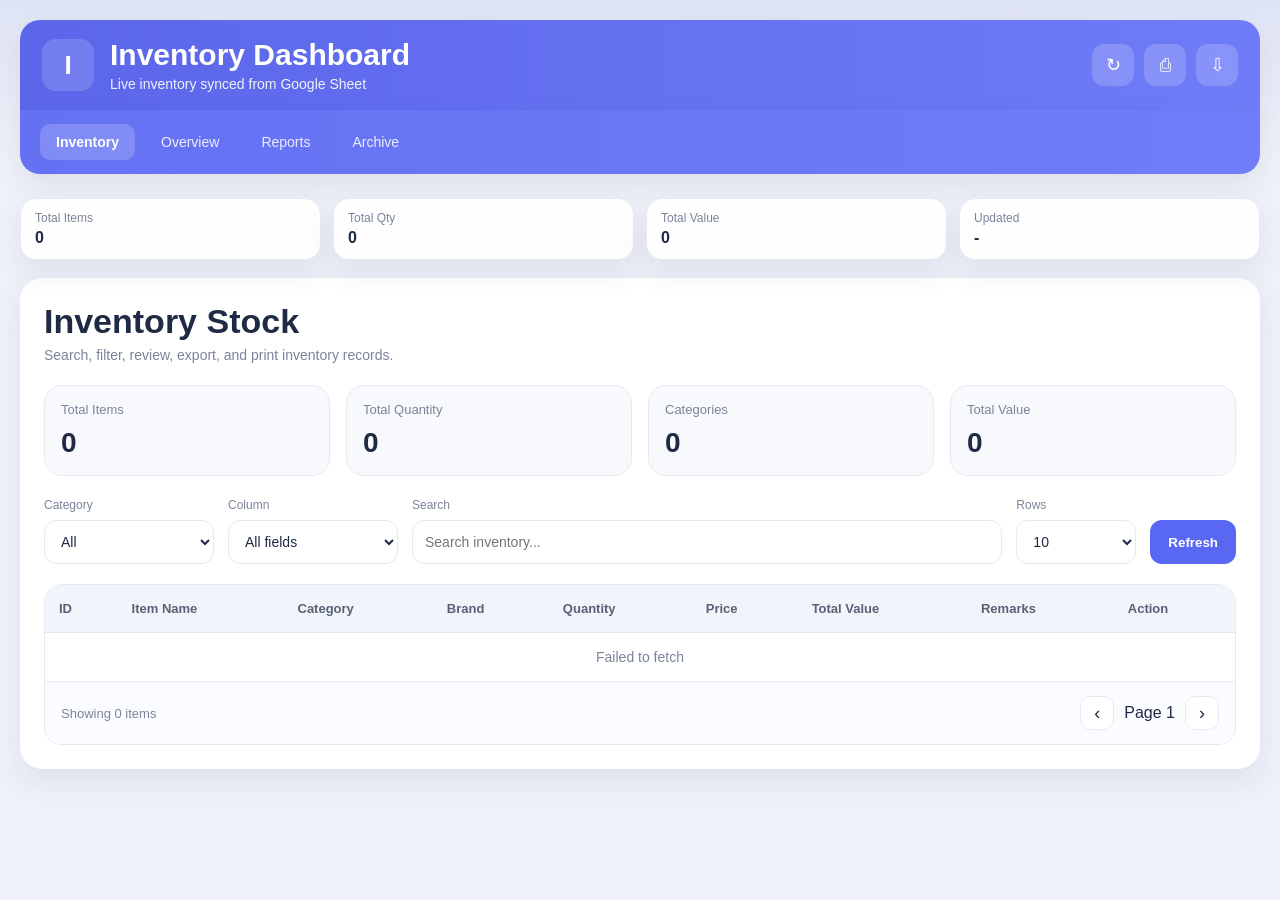
<file: index.html>
<!DOCTYPE html>
<html lang="en">
<head>
  <meta charset="UTF-8" />
  <meta name="viewport" content="width=device-width, initial-scale=1.0" />
  <title>Inventory Dashboard</title>
  <link rel="stylesheet" href="style.css" />
</head>
<body>
  <div class="app-shell">
    <header class="top-header">
      <div class="brand-block">
        <div class="brand-logo">I</div>
        <div>
          <h1>Inventory Dashboard</h1>
          <p>Live inventory synced from Google Sheet</p>
        </div>
      </div>

      <div class="top-actions">
        <button class="icon-btn" type="button" id="refreshBtnTop" title="Refresh">↻</button>
        <button class="icon-btn" type="button" id="printBtn" title="Print">⎙</button>
        <button class="icon-btn" type="button" id="exportBtn" title="Export CSV">⇩</button>
      </div>
    </header>

    <nav class="top-nav">
      <button class="nav-pill active" type="button">Inventory</button>
      <button class="nav-pill" type="button" disabled>Overview</button>
      <button class="nav-pill" type="button" disabled>Reports</button>
      <button class="nav-pill" type="button" disabled>Archive</button>
    </nav>

    <main class="main-content">
      <section class="sticky-summary">
        <div class="sticky-pill">
          <span>Total Items</span>
          <strong id="stickyTotalItems">0</strong>
        </div>
        <div class="sticky-pill">
          <span>Total Qty</span>
          <strong id="stickyTotalQty">0</strong>
        </div>
        <div class="sticky-pill">
          <span>Total Value</span>
          <strong id="stickyTotalValue">0</strong>
        </div>
        <div class="sticky-pill">
          <span>Updated</span>
          <strong id="lastRefresh">-</strong>
        </div>
      </section>

      <section class="hero-panel">
        <div class="hero-title-row">
          <div>
            <h2>Inventory Stock</h2>
            <p class="subtext">Search, filter, review, export, and print inventory records.</p>
          </div>
        </div>

        <div class="stats-grid">
          <div class="stat-card">
            <span>Total Items</span>
            <strong id="totalItems">0</strong>
          </div>
          <div class="stat-card">
            <span>Total Quantity</span>
            <strong id="totalQty">0</strong>
          </div>
          <div class="stat-card">
            <span>Categories</span>
            <strong id="totalCategories">0</strong>
          </div>
          <div class="stat-card">
            <span>Total Value</span>
            <strong id="totalValue">0</strong>
          </div>
        </div>

        <div class="filter-bar">
          <div class="filter-group">
            <label for="categoryFilter">Category</label>
            <select id="categoryFilter">
              <option value="">All</option>
            </select>
          </div>

          <div class="filter-group">
            <label for="fieldFilter">Column</label>
            <select id="fieldFilter">
              <option value="all">All fields</option>
              <option value="item_name">Item Name</option>
              <option value="brand">Brand</option>
              <option value="category">Category</option>
              <option value="manufacturer">Manufacturer</option>
              <option value="model_or_specification">Model / Specification</option>
            </select>
          </div>

          <div class="filter-group search-group">
            <label for="searchInput">Search</label>
            <input type="text" id="searchInput" placeholder="Search inventory..." />
          </div>

          <div class="filter-group">
            <label for="rowsPerPage">Rows</label>
            <select id="rowsPerPage">
              <option value="5">5</option>
              <option value="10" selected>10</option>
              <option value="20">20</option>
              <option value="50">50</option>
            </select>
          </div>

          <div class="filter-actions">
            <button id="refreshBtn" type="button" class="primary-btn">Refresh</button>
          </div>
        </div>

        <div class="table-card">
          <div class="table-scroll">
            <table>
              <thead>
                <tr>
                  <th>ID</th>
                  <th>Item Name</th>
                  <th>Category</th>
                  <th>Brand</th>
                  <th>Quantity</th>
                  <th>Price</th>
                  <th>Total Value</th>
                  <th>Remarks</th>
                  <th>Action</th>
                </tr>
              </thead>
              <tbody id="inventoryTableBody">
                <tr>
                  <td colspan="9" class="center muted-cell">Loading...</td>
                </tr>
              </tbody>
            </table>
          </div>

          <div class="table-footer">
            <div class="table-meta" id="tableMeta">Showing 0 items</div>
            <div class="pagination-wrap">
              <button type="button" class="page-btn" id="prevPageBtn">‹</button>
              <span id="pageInfo">Page 1</span>
              <button type="button" class="page-btn" id="nextPageBtn">›</button>
            </div>
          </div>
        </div>
      </section>
    </main>
  </div>

  <div class="modal hidden" id="detailsModal">
    <div class="modal-backdrop" id="detailsBackdrop"></div>
    <div class="modal-panel">
      <div class="modal-header">
        <div>
          <h3>Item Details</h3>
          <p class="subtext">Full information from the inventory sheet</p>
        </div>
        <button class="icon-btn dark" id="closeDetailsBtn" type="button">×</button>
      </div>
      <div id="detailsContent" class="details-grid"></div>
    </div>
  </div>

  <script src="app.js"></script>
</body>
</html>
</file>
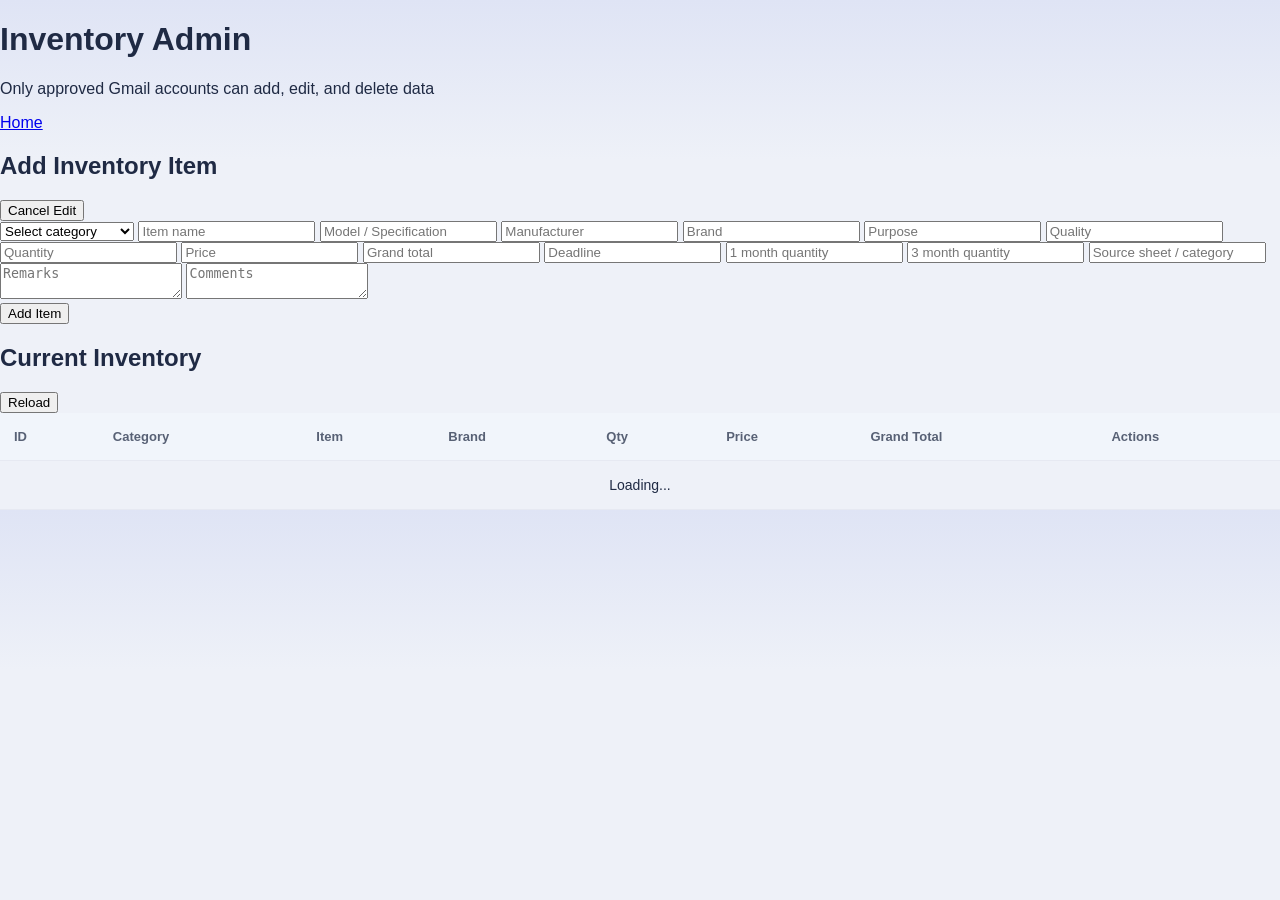
<file: admin.html>
<!DOCTYPE html>
<html lang="en">
<head>
  <meta charset="UTF-8" />
  <meta name="viewport" content="width=device-width, initial-scale=1.0" />
  <title>Inventory Admin</title>
  <link rel="stylesheet" href="style.css" />
  <script src="https://accounts.google.com/gsi/client" async defer></script>
</head>
<body>
  <div class="page">
    <header class="topbar">
      <div>
        <h1>Inventory Admin</h1>
        <p class="muted">Only approved Gmail accounts can add, edit, and delete data</p>
      </div>
      <a class="admin-link" href="index.html">Home</a>
    </header>

    <section class="card">
      <div id="signinBox">
        <div id="g_id_onload"
             data-client_id="595288870162-9osli3vdb4vvgk3uaf2ij1465s595g2g.apps.googleusercontent.com"
             data-callback="handleCredentialResponse"
             data-auto_prompt="false"></div>
        <div class="g_id_signin" data-type="standard"></div>
      </div>
      <div id="adminStatus" class="muted"></div>
    </section>

    <section class="card hidden" id="adminPanel">
      <div class="admin-head">
        <h2 id="formTitle">Add Inventory Item</h2>
        <button type="button" class="secondary-btn hidden" id="cancelEditBtn">Cancel Edit</button>
      </div>

      <form id="itemForm" class="form-grid">
        <input type="hidden" name="id" />

        <select name="category" required>
          <option value="">Select category</option>
          <option>Lab Tools</option>
          <option>Lab Equipment</option>
          <option>Safety Equipment</option>
          <option>Furniture Items</option>
          <option>Consumable Items</option>
        </select>

        <input name="item_name" placeholder="Item name" required />
        <input name="model_or_specification" placeholder="Model / Specification" />
        <input name="manufacturer" placeholder="Manufacturer" />
        <input name="brand" placeholder="Brand" />
        <input name="purpose" placeholder="Purpose" />
        <input name="quality" placeholder="Quality" />
        <input name="quantity" type="number" placeholder="Quantity" />
        <input name="price" type="number" step="0.01" placeholder="Price" />
        <input name="grand_total" type="number" step="0.01" placeholder="Grand total" />
        <input name="deadline" placeholder="Deadline" />
        <input name="one_month_quantity" type="number" placeholder="1 month quantity" />
        <input name="three_month_quantity" type="number" placeholder="3 month quantity" />
        <input name="source_sheet" placeholder="Source sheet / category" />

        <textarea name="remarks" placeholder="Remarks"></textarea>
        <textarea name="comments" placeholder="Comments"></textarea>

        <div class="form-actions">
          <button type="submit" id="submitBtn">Add Item</button>
        </div>
      </form>

      <p id="formMessage" class="muted"></p>
    </section>

    <section class="card hidden" id="adminListPanel">
      <div class="admin-head">
        <h2>Current Inventory</h2>
        <button type="button" class="secondary-btn" id="reloadAdminListBtn">Reload</button>
      </div>

      <div class="table-scroll">
        <table>
          <thead>
            <tr>
              <th>ID</th>
              <th>Category</th>
              <th>Item</th>
              <th>Brand</th>
              <th>Qty</th>
              <th>Price</th>
              <th>Grand Total</th>
              <th>Actions</th>
            </tr>
          </thead>
          <tbody id="adminTableBody">
            <tr><td colspan="8" class="center">Loading...</td></tr>
          </tbody>
        </table>
      </div>
    </section>
  </div>

  <script src="admin.js"></script>
</body>
</html>
</file>
<file: style.css>
:root {
  --bg: #eef1f8;
  --panel: #ffffff;
  --panel-soft: #f8f9fc;
  --border: #e6e9f2;
  --text: #1f2a44;
  --muted: #7a8499;
  --primary: #5968f2;
  --primary-dark: #4453db;
  --primary-soft: #eef0ff;
  --shadow: 0 12px 30px rgba(33, 44, 90, 0.08);
  --radius: 18px;
}

* {
  box-sizing: border-box;
}

body {
  margin: 0;
  font-family: Arial, sans-serif;
  background: linear-gradient(180deg, #dfe4f5 0%, #eef1f8 160px);
  color: var(--text);
}

.app-shell {
  min-height: 100vh;
  padding: 20px;
}

.top-header {
  display: flex;
  align-items: center;
  justify-content: space-between;
  gap: 16px;
  padding: 18px 22px;
  border-radius: 20px 20px 0 0;
  background: linear-gradient(90deg, #5b66ea 0%, #6e7cf7 100%);
  color: #fff;
  box-shadow: var(--shadow);
}

.brand-block {
  display: flex;
  align-items: center;
  gap: 16px;
}

.brand-logo {
  width: 52px;
  height: 52px;
  border-radius: 14px;
  display: grid;
  place-items: center;
  background: rgba(255, 255, 255, 0.15);
  font-size: 26px;
  font-weight: bold;
}

.top-header h1 {
  margin: 0 0 4px 0;
  font-size: 30px;
}

.top-header p {
  margin: 0;
  opacity: 0.9;
  font-size: 14px;
}

.top-actions {
  display: flex;
  align-items: center;
  gap: 10px;
}

.top-nav {
  display: flex;
  gap: 10px;
  padding: 14px 20px;
  background: linear-gradient(90deg, #6471f3 0%, #6f7df8 100%);
  border-radius: 0 0 20px 20px;
  box-shadow: var(--shadow);
}

.nav-pill {
  border: none;
  background: transparent;
  color: rgba(255, 255, 255, 0.88);
  padding: 10px 16px;
  border-radius: 10px;
  cursor: pointer;
  font-size: 14px;
}

.nav-pill.active {
  background: rgba(255, 255, 255, 0.18);
  color: #fff;
  font-weight: 600;
}

.main-content {
  max-width: 1280px;
  margin: 24px auto 0;
}

.sticky-summary {
  position: sticky;
  top: 12px;
  z-index: 20;
  display: grid;
  grid-template-columns: repeat(4, 1fr);
  gap: 12px;
  margin-bottom: 18px;
}

.sticky-pill {
  background: rgba(255, 255, 255, 0.92);
  backdrop-filter: blur(10px);
  border: 1px solid var(--border);
  box-shadow: var(--shadow);
  border-radius: 16px;
  padding: 12px 14px;
}

.sticky-pill span {
  display: block;
  font-size: 12px;
  color: var(--muted);
  margin-bottom: 4px;
}

.sticky-pill strong {
  font-size: 16px;
}

.hero-panel {
  background: var(--panel);
  border-radius: 22px;
  box-shadow: var(--shadow);
  padding: 24px;
}

.hero-title-row {
  display: flex;
  justify-content: space-between;
  align-items: flex-start;
  gap: 16px;
  margin-bottom: 22px;
}

.hero-title-row h2 {
  margin: 0 0 6px 0;
  font-size: 34px;
}

.subtext {
  margin: 0;
  color: var(--muted);
  font-size: 14px;
}

.stats-grid {
  display: grid;
  grid-template-columns: repeat(4, 1fr);
  gap: 16px;
  margin-bottom: 22px;
}

.stat-card {
  background: var(--panel-soft);
  border: 1px solid var(--border);
  border-radius: 18px;
  padding: 16px;
}

.stat-card span {
  display: block;
  color: var(--muted);
  font-size: 13px;
  margin-bottom: 10px;
}

.stat-card strong {
  font-size: 28px;
  font-weight: 700;
}

.filter-bar {
  display: grid;
  grid-template-columns: 170px 170px 1fr 120px auto;
  gap: 14px;
  align-items: end;
  margin-bottom: 20px;
}

.filter-group label {
  display: block;
  font-size: 12px;
  color: var(--muted);
  margin-bottom: 8px;
}

.filter-group select,
.filter-group input {
  width: 100%;
  height: 44px;
  border: 1px solid var(--border);
  border-radius: 12px;
  background: #fff;
  padding: 0 12px;
  font-size: 14px;
  color: var(--text);
}

.filter-actions {
  display: flex;
  align-items: center;
}

.primary-btn,
.icon-btn {
  border: none;
  cursor: pointer;
  transition: 0.2s ease;
}

.primary-btn {
  height: 44px;
  padding: 0 18px;
  border-radius: 12px;
  background: var(--primary);
  color: #fff;
  font-weight: 600;
}

.primary-btn:hover {
  background: var(--primary-dark);
}

.icon-btn {
  width: 42px;
  height: 42px;
  border-radius: 12px;
  background: rgba(255, 255, 255, 0.18);
  color: #fff;
  font-size: 18px;
}

.icon-btn.dark {
  background: var(--primary);
}

.table-card {
  border: 1px solid var(--border);
  border-radius: 18px;
  overflow: hidden;
  background: #fff;
}

.table-scroll {
  overflow-x: auto;
}

table {
  width: 100%;
  border-collapse: collapse;
}

thead {
  background: #f1f5fb;
}

th,
td {
  text-align: left;
  padding: 16px 14px;
  border-bottom: 1px solid var(--border);
  font-size: 14px;
  white-space: nowrap;
}

th {
  color: #586175;
  font-size: 13px;
  font-weight: 700;
}

tbody tr:hover {
  background: #fafbfe;
}

.center {
  text-align: center;
}

.muted-cell {
  color: var(--muted);
}

.category-chip {
  display: inline-flex;
  align-items: center;
  gap: 6px;
  border-radius: 999px;
  padding: 6px 10px;
  font-size: 12px;
  font-weight: 700;
}

.badge-lab-tools {
  background: #eef0ff;
  color: #4756db;
}

.badge-lab-equipment {
  background: #eaf7ee;
  color: #1f8f4d;
}

.badge-safety-equipment {
  background: #fff3e8;
  color: #d97706;
}

.badge-furniture-items {
  background: #f4ecff;
  color: #7c3aed;
}

.badge-consumable-items {
  background: #e8f7fb;
  color: #0f766e;
}

.badge-default {
  background: #eef2f7;
  color: #475569;
}

.view-btn {
  background: var(--primary-soft);
  color: var(--primary-dark);
  border: none;
  border-radius: 10px;
  padding: 8px 12px;
  cursor: pointer;
  font-size: 13px;
  font-weight: 600;
}

.view-btn:hover {
  background: #dde1ff;
}

.table-footer {
  display: flex;
  justify-content: space-between;
  align-items: center;
  gap: 12px;
  padding: 14px 16px;
  background: #fbfcff;
}

.table-meta {
  color: var(--muted);
  font-size: 13px;
}

.pagination-wrap {
  display: flex;
  align-items: center;
  gap: 10px;
}

.page-btn {
  width: 34px;
  height: 34px;
  border: 1px solid var(--border);
  border-radius: 10px;
  background: #fff;
  cursor: pointer;
  font-size: 18px;
  color: var(--text);
}

.page-btn:disabled {
  opacity: 0.4;
  cursor: not-allowed;
}

.modal {
  position: fixed;
  inset: 0;
  z-index: 50;
}

.modal.hidden {
  display: none;
}

.modal-backdrop {
  position: absolute;
  inset: 0;
  background: rgba(27, 34, 68, 0.5);
}

.modal-panel {
  position: relative;
  z-index: 2;
  width: min(920px, calc(100% - 24px));
  margin: 40px auto;
  background: #fff;
  border-radius: 22px;
  padding: 22px;
  max-height: calc(100vh - 80px);
  overflow: auto;
  box-shadow: 0 18px 45px rgba(0, 0, 0, 0.22);
}

.modal-header {
  display: flex;
  align-items: flex-start;
  justify-content: space-between;
  gap: 16px;
  margin-bottom: 18px;
}

.modal-header h3 {
  margin: 0 0 4px 0;
  font-size: 28px;
}

.details-grid {
  display: grid;
  grid-template-columns: repeat(2, 1fr);
  gap: 14px;
}

.detail-card {
  border: 1px solid var(--border);
  border-radius: 16px;
  padding: 14px;
  background: var(--panel-soft);
}

.detail-card span {
  display: block;
  font-size: 12px;
  color: var(--muted);
  margin-bottom: 6px;
}

.detail-card strong {
  display: block;
  font-size: 15px;
  word-break: break-word;
}

@media print {
  .top-header,
  .top-nav,
  .filter-bar,
  .sticky-summary,
  .table-footer,
  .view-btn,
  .icon-btn {
    display: none !important;
  }

  body {
    background: #fff;
  }

  .hero-panel,
  .table-card {
    box-shadow: none;
    border: none;
  }
}

@media (max-width: 980px) {
  .stats-grid,
  .sticky-summary {
    grid-template-columns: repeat(2, 1fr);
  }

  .filter-bar {
    grid-template-columns: 1fr 1fr;
  }

  .filter-actions {
    grid-column: 1 / -1;
  }
}

@media (max-width: 720px) {
  .app-shell {
    padding: 12px;
  }

  .top-header,
  .hero-title-row,
  .top-nav {
    flex-direction: column;
    align-items: flex-start;
  }

  .stats-grid,
  .filter-bar,
  .details-grid,
  .sticky-summary {
    grid-template-columns: 1fr;
  }

  .top-header h1 {
    font-size: 24px;
  }

  .hero-title-row h2 {
    font-size: 26px;
  }

  .table-footer {
    flex-direction: column;
    align-items: flex-start;
  }
}
</file>
